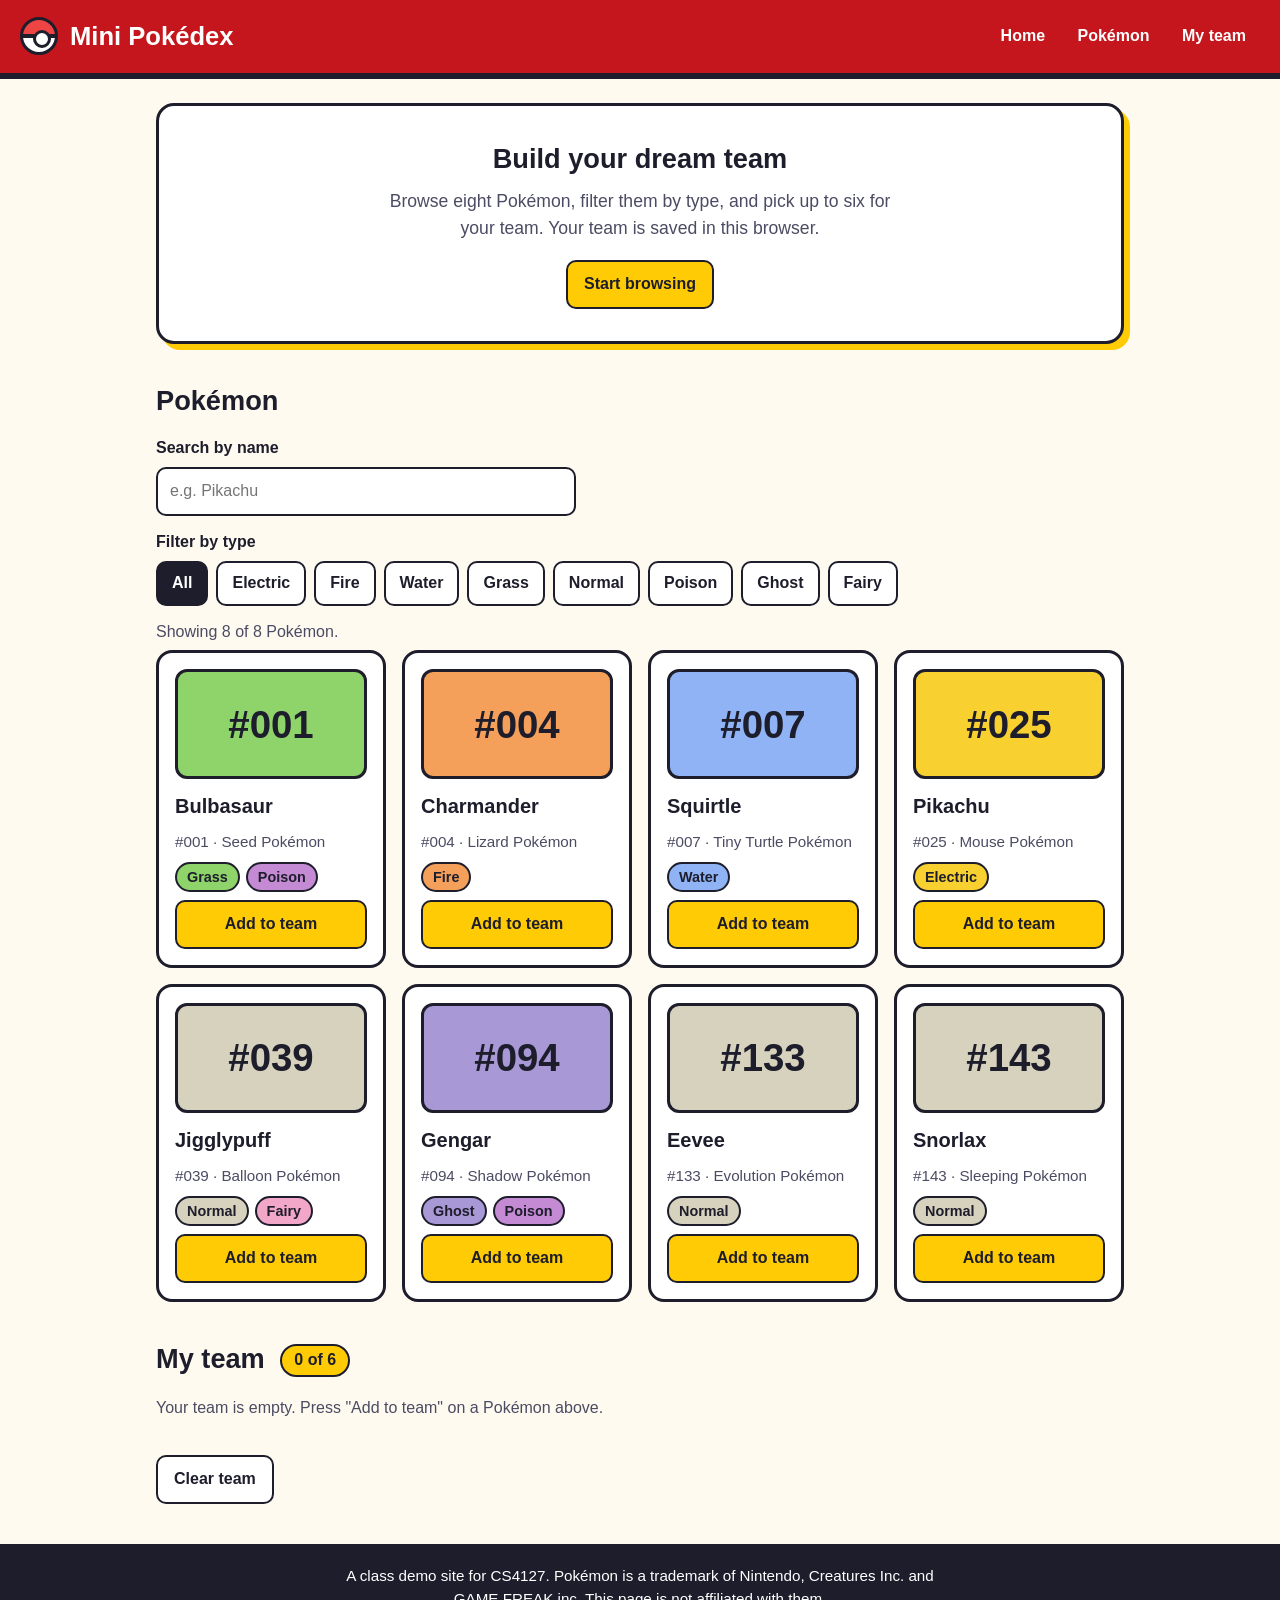
<file: index.html>
<!DOCTYPE html>
<html lang="en">
<head>
  <meta charset="UTF-8">
  <meta name="viewport" content="width=device-width, initial-scale=1">
  <title>Mini Pokemon 2026</title>
  <link rel="stylesheet" href="style.css">
  <script src="script.js" defer></script>
</head>
<body>
  <a class="skip" href="#pokemon">Skip to the Pokémon</a>

  <header>
    <div class="brand">
      <span class="ball" aria-hidden="true"></span>
      <h1>Mini Pokédex</h1>
    </div>
    <nav aria-label="Main">
      <a href="#home">Home</a>
      <a href="#pokemon">Pokémon</a>
      <a href="#team">My team</a>
    </nav>
  </header>

  <main>
    <section id="home" class="hero">
      <h2>Build your dream team</h2>
      <p>Browse eight Pokémon, filter them by type, and pick up to six for your team. Your team is saved in this browser.</p>
      <a class="button" href="#pokemon">Start browsing</a>
    </section>

    <section id="pokemon" aria-labelledby="pokemon-title">
      <h2 id="pokemon-title">Pokémon</h2>

      <div class="tools">
        <div class="field">
          <label for="search">Search by name</label>
          <input id="search" type="search" placeholder="e.g. Pikachu" autocomplete="off">
        </div>
        <div class="field">
          <span id="filter-label">Filter by type</span>
          <div id="filters" class="filters" role="group" aria-labelledby="filter-label"></div>
        </div>
      </div>

      <p id="status" class="status" role="status"></p>
      <div id="grid" class="grid"></div>
    </section>

    <section id="team" aria-labelledby="team-title">
      <h2 id="team-title">My team <span id="team-count" class="count">0 of 6</span></h2>
      <p id="team-empty" class="empty">Your team is empty. Press "Add to team" on a Pokémon above.</p>
      <ul id="team-list" class="team-list"></ul>
      <button id="clear" class="button secondary" type="button">Clear team</button>
    </section>
  </main>

  <footer>
    <p>A class demo site for CS4127. Pokémon is a trademark of Nintendo, Creatures Inc. and GAME FREAK inc. This page is not affiliated with them.</p>
  </footer>
</body>
</html>
</file>
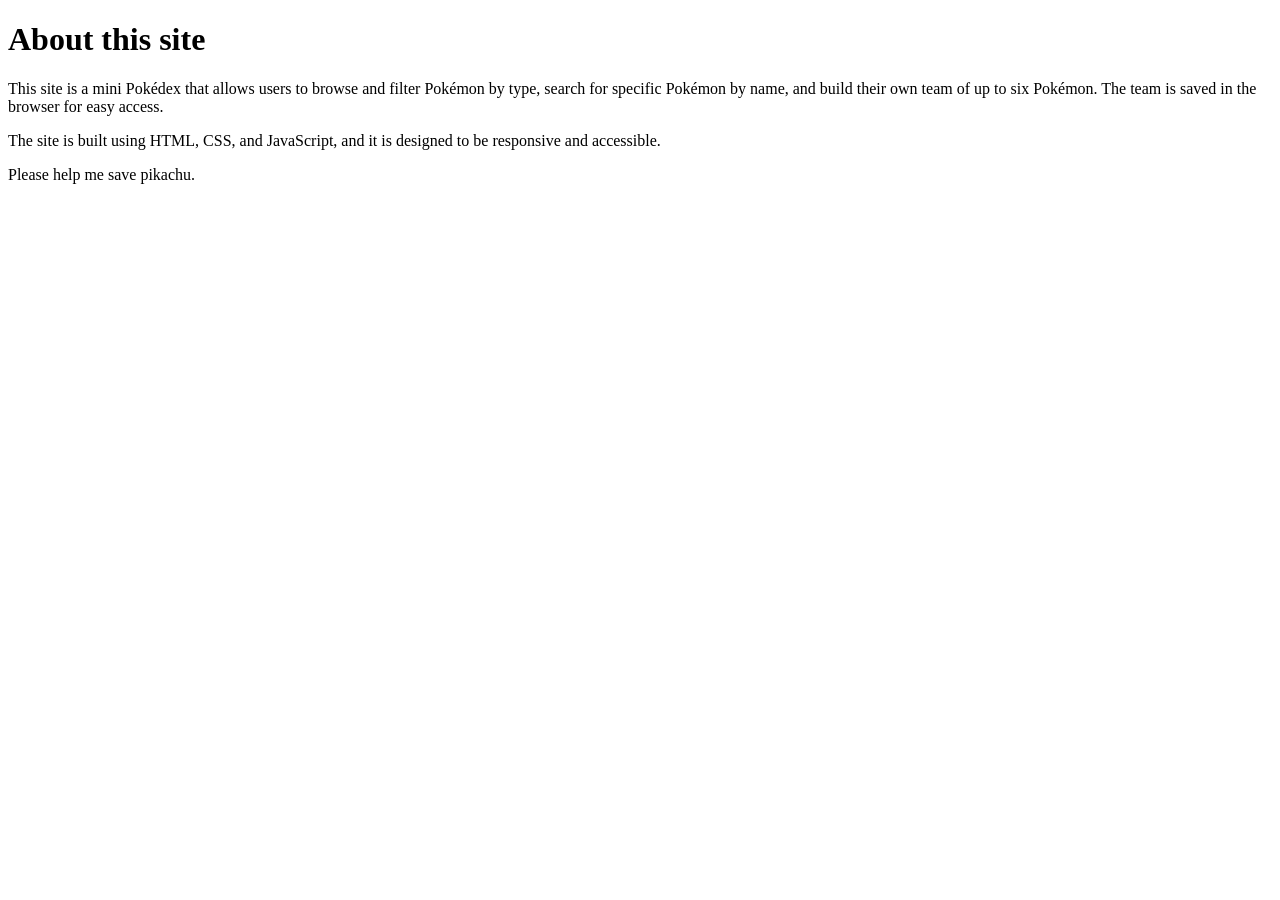
<file: about.html>
<!DOCTYPE html>
<html lang="en">
<head>
    <meta charset="UTF-8">
    <meta name="viewport" content="width=device-width, initial-scale=1.0">
    <title>Pokemon about page</title>
</head>
<body>
    <header>
        <h1>About this site</h1>
    </header>
    
    <main>
        <p>This site is a mini Pokédex that allows users to browse and filter Pokémon by type, search for specific Pokémon by name, and build their own team of up to six Pokémon. The team is saved in the browser for easy access.</p>
        <p>The site is built using HTML, CSS, and JavaScript, and it is designed to be responsive and accessible.</p>  
        <p>Please help me save pikachu.</p>   
    </main>
</body>
</html>
</file>
<file: style.css>
/* Mini Pokédex: styles.
   Colours come from the classic Poké Ball: red, white and black, with a yellow accent. */

:root {
  --red: #c4161c;
  --red-dark: #8f0f14;
  --yellow: #ffcb05;
  --ink: #1d1d2b;
  --muted: #4b4b63;
  --paper: #fffaf0;
  --card: #ffffff;
  --line: #d9d2bf;
}

* { box-sizing: border-box; }

body {
  margin: 0;
  font-family: "Segoe UI", Arial, sans-serif;
  line-height: 1.55;
  color: var(--ink);
  background: var(--paper);
}

/* ---------- header ---------- */
header {
  display: flex;
  flex-wrap: wrap;
  align-items: center;
  justify-content: space-between;
  gap: 12px;
  padding: 14px 20px;
  background: var(--red);
  color: #ffffff;
  border-bottom: 6px solid var(--ink);
}

.brand { display: flex; align-items: center; gap: 12px; }
header h1 { margin: 0; font-size: 1.6rem; }

/* a Poké Ball drawn with CSS only */
.ball {
  position: relative;
  flex: none;
  width: 38px;
  height: 38px;
  border: 3px solid var(--ink);
  border-radius: 50%;
  background: linear-gradient(#ef4444 0 50%, #ffffff 50% 100%);
}
.ball::before {
  content: "";
  position: absolute;
  left: 0;
  right: 0;
  top: 50%;
  height: 4px;
  margin-top: -2px;
  background: var(--ink);
}
.ball::after {
  content: "";
  position: absolute;
  left: 50%;
  top: 50%;
  width: 12px;
  height: 12px;
  margin: -6px 0 0 -6px;
  border: 3px solid var(--ink);
  border-radius: 50%;
  background: #ffffff;
}

nav a {
  display: inline-block;
  padding: 10px 14px;
  color: #ffffff;
  font-weight: 700;
  text-decoration: none;
  border-radius: 8px;
}
nav a:hover { background: var(--red-dark); }

/* ---------- layout ---------- */
main { max-width: 1000px; margin: 0 auto; padding: 24px 16px 40px; }
section { margin-top: 36px; scroll-margin-top: 12px; }
h2 { margin: 0 0 8px; font-size: 1.7rem; }

.hero {
  margin-top: 0;
  padding: 32px 24px;
  text-align: center;
  background: var(--card);
  border: 3px solid var(--ink);
  border-radius: 18px;
  box-shadow: 6px 6px 0 var(--yellow);
}
.hero p { max-width: 52ch; margin: 0 auto 18px; color: var(--muted); font-size: 1.1rem; }

/* ---------- buttons and form controls ---------- */
.button, .filters button, .card button, .team-list button {
  min-height: 44px;
  padding: 10px 16px;
  border: 2px solid var(--ink);
  border-radius: 10px;
  background: var(--yellow);
  color: var(--ink);
  font: inherit;
  font-weight: 700;
  text-decoration: none;
  cursor: pointer;
}
.button { display: inline-flex; align-items: center; }
.button.secondary { background: #ffffff; }
.button:hover, .card button:hover, .team-list button:hover { background: #ffd93d; }

a:focus-visible, button:focus-visible, input:focus-visible {
  outline: 3px solid var(--ink);
  outline-offset: 3px;
}
header a:focus-visible { outline-color: #ffffff; }

.tools { display: grid; gap: 14px; margin: 14px 0; }
.field { display: grid; gap: 6px; }
label, #filter-label { font-weight: 700; }
input[type="search"] {
  width: 100%;
  max-width: 420px;
  min-height: 44px;
  padding: 10px 12px;
  border: 2px solid var(--ink);
  border-radius: 10px;
  font: inherit;
}

.filters { display: flex; flex-wrap: wrap; gap: 8px; }
.filters button { background: #ffffff; padding: 8px 14px; }
.filters button[aria-pressed="true"] { background: var(--ink); color: #ffffff; }

.status { min-height: 1.5em; margin: 6px 0; color: var(--muted); }

/* ---------- Pokémon cards ---------- */
.grid {
  display: grid;
  grid-template-columns: repeat(auto-fill, minmax(210px, 1fr));
  gap: 16px;
}
.card {
  display: flex;
  flex-direction: column;
  gap: 8px;
  padding: 16px;
  background: var(--card);
  border: 3px solid var(--ink);
  border-radius: 16px;
}
.card.in-team { box-shadow: 0 0 0 4px var(--yellow); }
.art {
  display: grid;
  place-items: center;
  height: 110px;
  border: 3px solid var(--ink);
  border-radius: 12px;
  font-size: 2.4rem;
  font-weight: 800;
  color: var(--ink);
}
.card h3 { margin: 4px 0 0; font-size: 1.25rem; }
.dex { color: var(--muted); font-size: 0.95rem; margin: 0; }
.types { display: flex; flex-wrap: wrap; gap: 6px; }
.chip {
  padding: 2px 10px;
  border: 2px solid var(--ink);
  border-radius: 999px;
  font-size: 0.9rem;
  font-weight: 700;
  color: var(--ink);
}
.card button { margin-top: auto; }

/* one background colour per type (all pass contrast with the dark text) */
.t-Electric { background: #f8d030; }
.t-Fire     { background: #f5a05a; }
.t-Water    { background: #8fb3f5; }
.t-Grass    { background: #8fd36b; }
.t-Normal   { background: #d7d2bd; }
.t-Poison   { background: #c58ad4; }
.t-Ghost    { background: #a898d6; }
.t-Fairy    { background: #f2a6c8; }

/* ---------- team ---------- */
.count {
  display: inline-block;
  margin-left: 8px;
  padding: 2px 12px;
  border: 2px solid var(--ink);
  border-radius: 999px;
  background: var(--yellow);
  font-size: 1rem;
  vertical-align: middle;
}
.empty { color: var(--muted); }
.team-list {
  display: grid;
  grid-template-columns: repeat(auto-fill, minmax(200px, 1fr));
  gap: 12px;
  margin: 12px 0 18px;
  padding: 0;
  list-style: none;
}
.team-list li {
  display: flex;
  flex-direction: column;
  gap: 8px;
  padding: 12px;
  background: var(--card);
  border: 3px solid var(--ink);
  border-radius: 14px;
}
.team-list strong { font-size: 1.1rem; }
.team-list button { background: #ffffff; padding: 8px 12px; }

/* ---------- footer ---------- */
footer {
  padding: 20px;
  text-align: center;
  background: var(--ink);
  color: #ffffff;
}
footer p { max-width: 70ch; margin: 0 auto; font-size: 0.95rem; }

.skip {
  position: absolute;
  left: 8px;
  top: -64px;
  padding: 12px 16px;
  background: var(--yellow);
  color: var(--ink);
  font-weight: 700;
  z-index: 10;
}
.skip:focus { top: 8px; }

@media (max-width: 600px) {
  header h1 { font-size: 1.35rem; }
  .hero { padding: 24px 16px; }
}

@media (prefers-reduced-motion: no-preference) {
  .card, .button { transition: transform 0.12s; }
  .card:hover { transform: translateY(-3px); }
}
</file>
